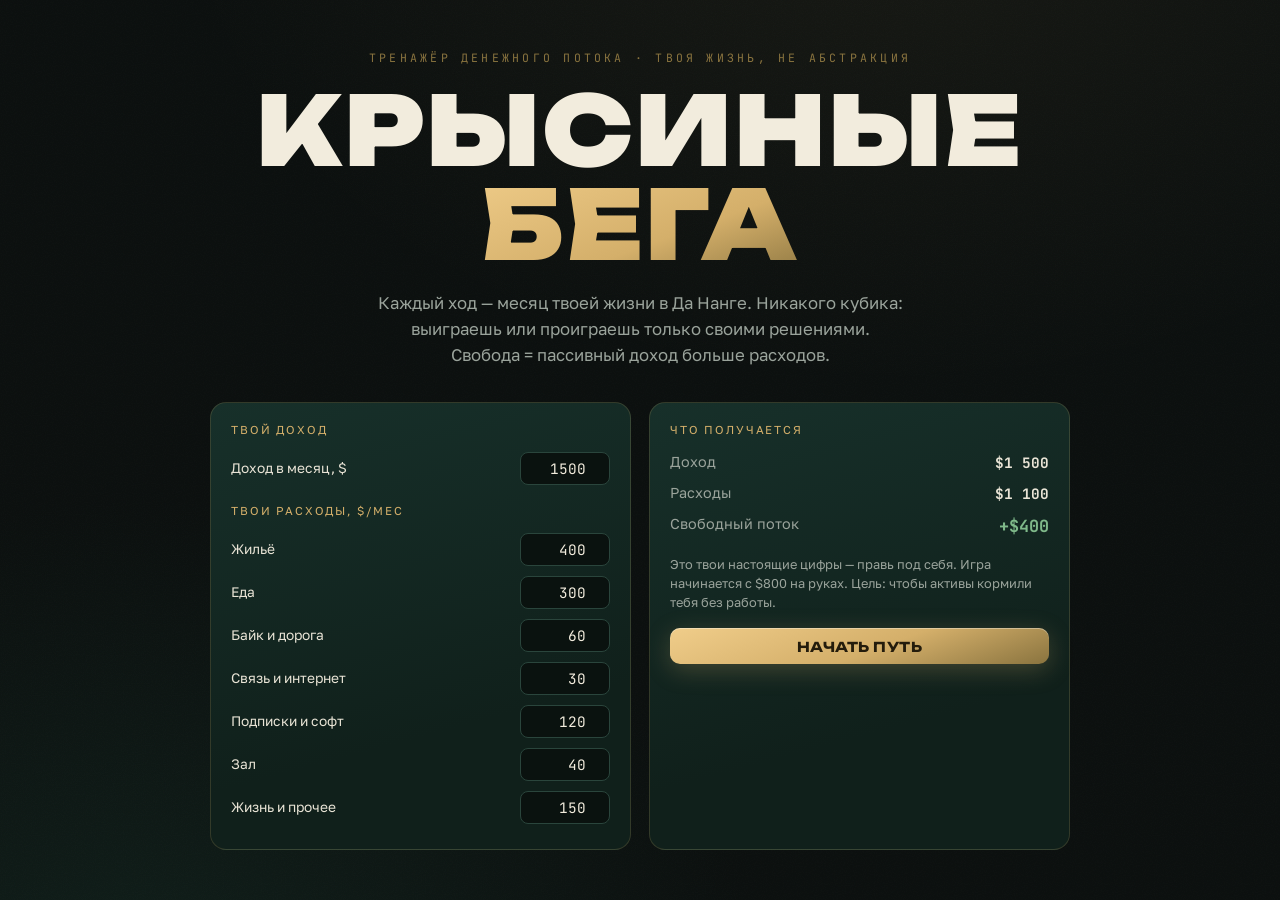
<file: index.html>
<!DOCTYPE html>
<html lang="ru">
<head>
<meta charset="UTF-8">
<meta name="viewport" content="width=device-width, initial-scale=1.0, viewport-fit=cover">
<title>Крысиные бега — тренажёр денежного потока</title>
<link rel="icon" href="data:image/svg+xml,<svg xmlns=%22http://www.w3.org/2000/svg%22 viewBox=%220 0 100 100%22><text y=%22.9em%22 font-size=%2290%22>🐭</text></svg>">
<link rel="preconnect" href="https://fonts.googleapis.com">
<link rel="preconnect" href="https://fonts.gstatic.com" crossorigin>
<link href="https://fonts.googleapis.com/css2?family=Unbounded:wght@500;700;900&family=Golos+Text:wght@400;500;600;800&family=JetBrains+Mono:wght@400;700&display=swap" rel="stylesheet">
<link rel="stylesheet" href="css/tokens.css">
<link rel="stylesheet" href="css/board.css">
<link rel="stylesheet" href="css/panels.css">
</head>
<body>

<!-- ═══════════ СТАРТ: ТВОЯ ЖИЗНЬ ═══════════ -->
<section id="intro" class="intro">
  <div class="intro-grain"></div>
  <header class="intro-head">
    <div class="intro-eyebrow">тренажёр денежного потока · твоя жизнь, не абстракция</div>
    <h1 class="intro-title">КРЫСИНЫЕ<br><span>БЕГА</span></h1>
    <p class="intro-sub">Каждый ход — месяц твоей жизни в Да Нанге. Никакого кубика:<br>
    выиграешь или проиграешь только своими решениями.<br>
    Свобода = пассивный доход больше расходов.</p>
  </header>

  <div class="setup" id="setup">
    <div class="setup-col">
      <div class="setup-title">Твой доход</div>
      <label class="setup-row"><span>Доход в месяц, $</span><input type="number" id="inp-salary" value="1500" min="0" step="50"></label>
      <div class="setup-title" style="margin-top:14px">Твои расходы, $/мес</div>
      <div id="setup-expenses"><!-- строки из JS --></div>
    </div>
    <div class="setup-col setup-summary">
      <div class="setup-title">Что получается</div>
      <div class="setup-num"><span>Доход</span><b id="sum-income">$1 500</b></div>
      <div class="setup-num"><span>Расходы</span><b id="sum-exp">$1 100</b></div>
      <div class="setup-num hl"><span>Свободный поток</span><b id="sum-flow">+$400</b></div>
      <p class="setup-note">Это твои настоящие цифры — правь под себя.
      Игра начинается с $800 на руках. Цель: чтобы активы кормили тебя без работы.</p>
      <button class="btn btn-gold" id="btn-start">НАЧАТЬ ПУТЬ</button>
    </div>
  </div>
</section>

<!-- ═══════════ ИГРА ═══════════ -->
<main id="game" class="game hidden">

  <!-- Центр: месяц -->
  <div class="month-col">
    <header class="month-head">
      <div class="month-title"><span id="m-num">Месяц 1</span><span class="month-year" id="m-year">1-й год</span></div>
      <div class="year-track" id="year-track"><!-- 12 точек + фишка --></div>
    </header>

    <div class="cards-flow" id="cards-flow"><!-- карточки месяца из JS --></div>

    <div class="actions-bar">
      <button class="btn btn-ghost" id="btn-skills">📚 Навыки</button>
      <button class="btn btn-ghost" id="btn-rest">🌊 Отдых</button>
      <button class="btn btn-ghost" id="btn-debt">🏦 Долги</button>
      <button class="btn btn-gold btn-month" id="btn-month">ПРОЖИТЬ МЕСЯЦ →</button>
    </div>
  </div>

  <!-- Право: финансы -->
  <aside class="panel">
    <div class="panel-head">
      <div class="panel-prof" id="p-prof">🐭 Вайб-кодер · Да Нанг</div>
      <div class="panel-turn" id="p-cushion">запас: 0 мес</div>
    </div>

    <div class="escape">
      <div class="escape-label"><span>до свободы</span><span id="escape-pct">0%</span></div>
      <div class="escape-bar"><div class="escape-fill" id="escape-fill"></div></div>
      <div class="escape-nums"><span id="escape-passive">$0 пассивно</span><span id="escape-exp">из $0 расходов</span></div>
    </div>

    <div class="fin">
      <div class="fin-row fin-cash"><span>Наличные</span><b id="f-cash">$0</b></div>
      <div class="fin-row"><span>Доход от работы</span><b id="f-salary">$0</b></div>
      <div class="fin-row fin-good"><span>Пассивный доход</span><b id="f-passive">$0</b></div>
      <div class="fin-row fin-bad"><span>Расходы</span><b id="f-exp">$0</b></div>
      <div class="fin-row fin-flow"><span>Поток / месяц</span><b id="f-flow">$0</b></div>
      <div class="fin-row fin-loan"><span>Долги</span><b id="f-debt">$0</b></div>
    </div>

    <div class="energy">
      <div class="escape-label"><span>энергия</span><span id="energy-pct">70%</span></div>
      <div class="escape-bar"><div class="energy-fill" id="energy-fill"></div></div>
      <div class="energy-note hidden" id="burnout-note">🥵 выгорание: доход просел на 25%</div>
    </div>

    <div class="chart-box-wrap">
      <div class="assets-title">пассив <i class="lg lg-gold"></i> против расходов <i class="lg lg-red"></i></div>
      <svg id="chart" viewBox="0 0 300 80" preserveAspectRatio="none"></svg>
    </div>

    <div class="assets">
      <div class="assets-title">Активы</div>
      <div class="assets-list" id="assets-list"><div class="assets-empty">пока пусто — покупай то, что приносит поток</div></div>
    </div>

    <div class="gamelog" id="gamelog"></div>
  </aside>

  <!-- Модалка: карточка / итоги месяца / меню -->
  <div class="overlay hidden" id="overlay">
    <div class="card" id="card">
      <div class="card-tag" id="card-tag">—</div>
      <h3 class="card-title" id="card-title">—</h3>
      <p class="card-desc" id="card-desc">—</p>
      <div class="card-nums" id="card-nums"></div>
      <div class="card-actions" id="card-actions"></div>
    </div>
  </div>

  <!-- Финал -->
  <div class="overlay hidden" id="finale">
    <div class="finale-box">
      <div class="finale-emoji" id="finale-emoji">🏆</div>
      <h2 class="finale-title" id="finale-title">—</h2>
      <p class="finale-sub" id="finale-sub"></p>
      <button class="btn btn-gold" id="btn-restart">Сыграть ещё раз</button>
    </div>
  </div>

</main>

<script src="js/cards/opps-a.js"></script>
<script src="js/cards/opps-b.js"></script>
<script src="js/cards/temptations.js"></script>
<script src="js/cards/warnings.js"></script>
<script src="js/cards/events.js"></script>
<script src="js/cards/skills.js"></script>
<script src="js/data.js"></script>
<script src="js/engine.js"></script>
<script src="js/ui.js"></script>
<script src="js/main.js"></script>
</body>
</html>
</file>
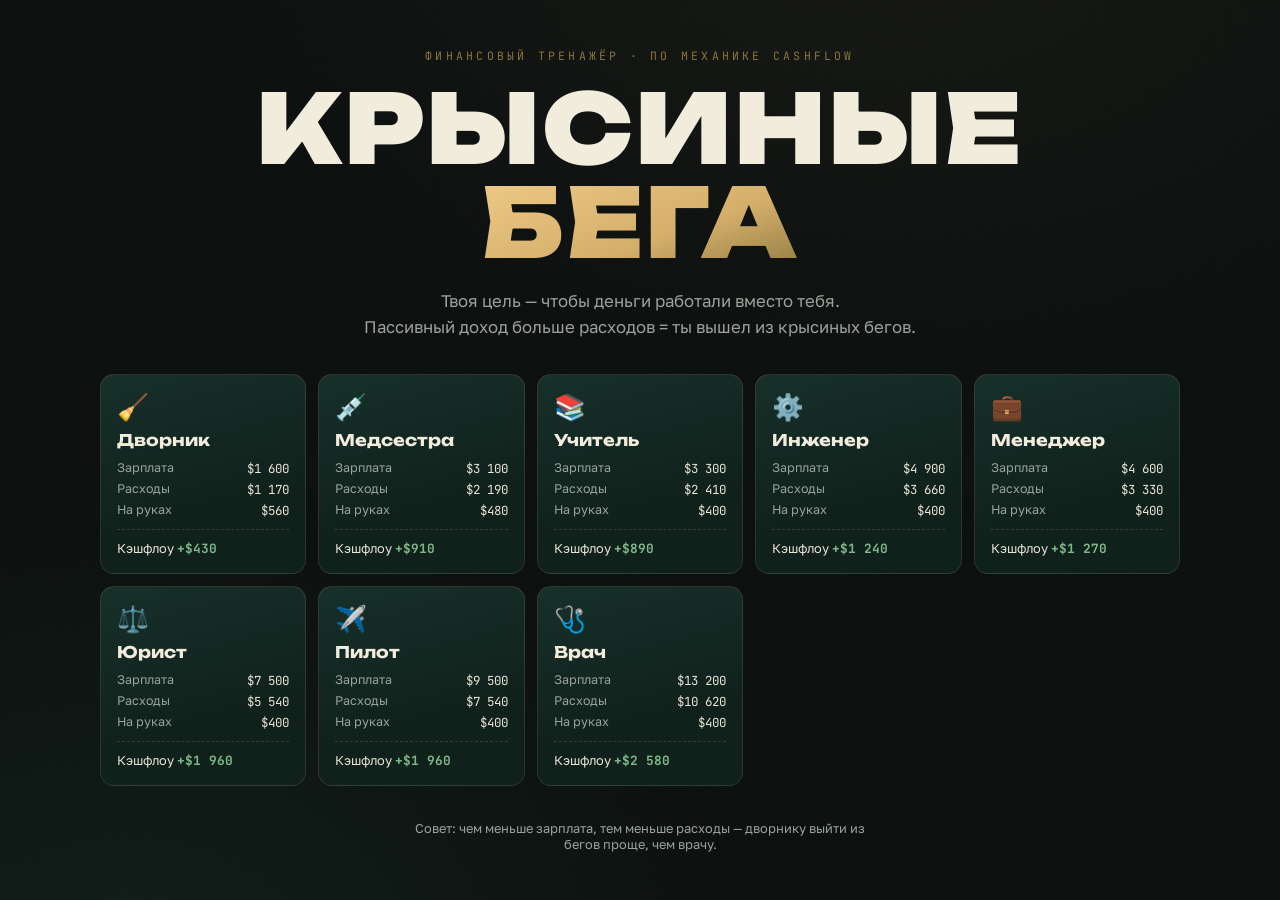
<file: classic/index.html>
<!DOCTYPE html>
<html lang="ru">
<head>
<meta charset="UTF-8">
<meta name="viewport" content="width=device-width, initial-scale=1.0">
<title>Крысиные бега — финансовый тренажёр</title>
<link rel="icon" href="data:image/svg+xml,<svg xmlns=%22http://www.w3.org/2000/svg%22 viewBox=%220 0 100 100%22><text y=%22.9em%22 font-size=%2290%22>🐭</text></svg>">
<link rel="preconnect" href="https://fonts.googleapis.com">
<link rel="preconnect" href="https://fonts.gstatic.com" crossorigin>
<link href="https://fonts.googleapis.com/css2?family=Unbounded:wght@500;700;900&family=Golos+Text:wght@400;500;600;800&family=JetBrains+Mono:wght@400;700&display=swap" rel="stylesheet">
<link rel="stylesheet" href="css/tokens.css">
<link rel="stylesheet" href="css/board.css">
<link rel="stylesheet" href="css/panels.css">
</head>
<body>

<!-- ═══════════ ЭКРАН ВЫБОРА ПРОФЕССИИ ═══════════ -->
<section id="intro" class="intro">
  <div class="intro-grain"></div>
  <header class="intro-head">
    <div class="intro-eyebrow">финансовый тренажёр · по механике Cashflow</div>
    <h1 class="intro-title">КРЫСИНЫЕ<br><span>БЕГА</span></h1>
    <p class="intro-sub">Твоя цель — чтобы деньги работали вместо тебя.<br>
    Пассивный доход больше расходов = ты вышел из крысиных бегов.</p>
  </header>
  <div class="prof-grid" id="prof-grid"><!-- карточки профессий из JS --></div>
  <div class="intro-hint">Совет: чем меньше зарплата, тем меньше расходы — дворнику выйти из бегов проще, чем врачу.</div>
</section>

<!-- ═══════════ ИГРОВОЙ ЭКРАН ═══════════ -->
<main id="game" class="game hidden">

  <!-- Доска -->
  <div class="board-wrap">
    <div class="board" id="board">
      <!-- клетки из JS -->
      <div class="board-center">
        <div class="center-brand">КРЫСИНЫЕ БЕГА</div>
        <div class="dice-zone">
          <div class="die" id="die1"><span></span></div>
          <div class="die hidden" id="die2"><span></span></div>
        </div>
        <button class="btn btn-gold btn-roll" id="btn-roll">БРОСИТЬ КУБИК</button>
        <div class="center-note" id="center-note"></div>
      </div>
      <div class="token" id="token">🐭</div>
    </div>
  </div>

  <!-- Правая панель -->
  <aside class="panel">
    <div class="panel-head">
      <div class="panel-prof" id="p-prof">—</div>
      <div class="panel-turn" id="p-turn">ход 0</div>
    </div>

    <!-- Прогресс выхода -->
    <div class="escape">
      <div class="escape-label">
        <span>выход из бегов</span>
        <span id="escape-pct">0%</span>
      </div>
      <div class="escape-bar"><div class="escape-fill" id="escape-fill"></div></div>
      <div class="escape-nums"><span id="escape-passive">$0 пассивно</span><span id="escape-exp">из $0 расходов</span></div>
    </div>

    <!-- Финансовый отчёт -->
    <div class="fin">
      <div class="fin-row fin-cash"><span>Наличные</span><b id="f-cash">$0</b></div>
      <div class="fin-row"><span>Зарплата</span><b id="f-salary">$0</b></div>
      <div class="fin-row fin-good"><span>Пассивный доход</span><b id="f-passive">$0</b></div>
      <div class="fin-row fin-bad"><span>Расходы</span><b id="f-exp">$0</b></div>
      <div class="fin-row fin-flow"><span>Кэшфлоу / круг</span><b id="f-flow">$0</b></div>
      <div class="fin-row fin-loan"><span>Кредит банка</span><b id="f-loan">$0</b></div>
      <div class="fin-meta"><span id="f-children">детей: 0</span><span id="f-laps">кругов: 0</span></div>
    </div>

    <!-- Банк -->
    <div class="bank">
      <button class="btn btn-ghost" id="btn-loan">Взять кредит</button>
      <button class="btn btn-ghost" id="btn-repay">Погасить</button>
    </div>

    <!-- Активы -->
    <div class="assets">
      <div class="assets-title">Активы</div>
      <div class="assets-list" id="assets-list"><div class="assets-empty">пока пусто — покупай то, что приносит кэшфлоу</div></div>
    </div>

    <!-- Лог -->
    <div class="gamelog" id="gamelog"></div>
  </aside>

  <!-- Карточка события (модалка) -->
  <div class="overlay hidden" id="overlay">
    <div class="card" id="card">
      <div class="card-tag" id="card-tag">СДЕЛКА</div>
      <h3 class="card-title" id="card-title">—</h3>
      <p class="card-desc" id="card-desc">—</p>
      <div class="card-nums" id="card-nums"></div>
      <div class="card-actions" id="card-actions"></div>
    </div>
  </div>

  <!-- Финал -->
  <div class="overlay hidden" id="finale">
    <div class="finale-box" id="finale-box">
      <div class="finale-emoji" id="finale-emoji">🏆</div>
      <h2 class="finale-title" id="finale-title">ТЫ ВЫШЕЛ ИЗ КРЫСИНЫХ БЕГОВ</h2>
      <p class="finale-sub" id="finale-sub"></p>
      <button class="btn btn-gold" id="btn-restart">Сыграть ещё раз</button>
    </div>
  </div>

</main>

<script src="js/data.js"></script>
<script src="js/engine.js"></script>
<script src="js/ui.js"></script>
<script src="js/main.js"></script>
</body>
</html>
</file>
<file: css/tokens.css>
/* ═══════ Крысиные бега — дизайн-токены ═══════
   Направление: ночной банкирский стол. Сукно, золото, слоновая кость.
   Эталон вкуса: Mugen (dark editorial premium). */

:root {
  /* палитра */
  --ink: #0b0f0e;                 /* фон-полночь */
  --felt: #10201b;                /* сукно стола */
  --felt-deep: #0c1815;
  --cell: #142a24;                /* клетка доски */
  --cell-edge: #1e3a32;
  --ivory: #f2ecdd;               /* карточки */
  --ivory-dim: #d8d0bd;
  --gold: #d4af6a;                /* золото — акцент */
  --gold-hot: #f0cd8a;
  --gold-dim: #8a743f;
  --loss: #c96a4e;                /* терракота — расходы/минус */
  --gain: #7fb98a;                /* доход/плюс */
  --steel: #7d97a8;               /* акции */
  --text: #e9e4d6;
  --text-dim: #9aa39b;

  /* шрифты */
  --f-display: 'Unbounded', Georgia, serif;
  --f-body: 'Golos Text', -apple-system, sans-serif;
  --f-mono: 'JetBrains Mono', 'SF Mono', monospace;

  /* движение */
  --ease-out: cubic-bezier(0.16, 1, 0.3, 1);
  --dur-fast: 160ms;
  --dur-med: 380ms;
  --dur-step: 150ms;              /* шаг фишки */

  /* размеры */
  --board-size: min(92vh, 58vw);
  --radius: 10px;
}

* { margin: 0; padding: 0; box-sizing: border-box; }

html, body {
  height: 100%;
  background: var(--ink);
  color: var(--text);
  font-family: var(--f-body);
  -webkit-font-smoothing: antialiased;
}

body {
  background:
    radial-gradient(1200px 800px at 70% -10%, rgba(212, 175, 106, 0.06), transparent 60%),
    radial-gradient(900px 700px at 10% 110%, rgba(16, 32, 27, 0.9), transparent 70%),
    var(--ink);
  overflow-x: hidden;
}

.hidden { display: none !important; }

/* ── кнопки ── */
.btn {
  font-family: var(--f-body);
  font-weight: 600;
  font-size: 0.85rem;
  letter-spacing: 0.04em;
  border: none;
  border-radius: var(--radius);
  padding: 0.7em 1.3em;
  cursor: pointer;
  transition: transform var(--dur-fast) var(--ease-out),
              box-shadow var(--dur-fast) var(--ease-out),
              background var(--dur-fast);
}
.btn:active { transform: translateY(1px) scale(0.99); }

.btn-gold {
  background: linear-gradient(160deg, var(--gold-hot), var(--gold) 55%, var(--gold-dim));
  color: #241c0c;
  font-family: var(--f-display);
  font-weight: 700;
  box-shadow: 0 6px 24px rgba(212, 175, 106, 0.25), inset 0 1px 0 rgba(255,255,255,0.35);
}
.btn-gold:hover {
  box-shadow: 0 8px 32px rgba(212, 175, 106, 0.45), inset 0 1px 0 rgba(255,255,255,0.4);
  transform: translateY(-1px);
}
.btn-gold:disabled {
  filter: grayscale(0.8) brightness(0.6);
  cursor: not-allowed;
  transform: none;
}

.btn-ghost {
  background: transparent;
  color: var(--gold);
  border: 1px solid var(--gold-dim);
}
.btn-ghost:hover { background: rgba(212, 175, 106, 0.1); border-color: var(--gold); }

.btn-ivory {
  background: var(--ivory);
  color: #201c12;
}
.btn-ivory:hover { background: #fff8e8; }

.btn-pass {
  background: transparent;
  color: var(--text-dim);
  border: 1px solid #3a453f;
}
.btn-pass:hover { color: var(--text); border-color: var(--text-dim); }

/* ── reduced motion: всё мгновенно ── */
@media (prefers-reduced-motion: reduce) {
  *, *::before, *::after {
    animation-duration: 0.01ms !important;
    animation-iteration-count: 1 !important;
    transition-duration: 0.01ms !important;
  }
}
</file>
<file: css/board.css>
/* ═══════ v2: сетка игры, трек года, карточки месяца ═══════ */

.game {
  display: grid;
  grid-template-columns: 1fr minmax(300px, 380px);
  gap: 20px;
  padding: 18px;
  min-height: 100vh;
  align-items: start;
  max-width: 1280px;
  margin: 0 auto;
}

.month-col { display: flex; flex-direction: column; gap: 16px; }

/* ── шапка месяца + трек года ── */
.month-head {
  background:
    radial-gradient(120% 160% at 30% 0%, #17302a, var(--felt-deep) 80%),
    var(--felt);
  border: 1px solid #24443a;
  border-radius: 18px;
  padding: 16px 18px;
  box-shadow: 0 24px 60px rgba(0, 0, 0, 0.45), inset 0 1px 0 rgba(255,255,255,0.05);
}
.month-title {
  display: flex; justify-content: space-between; align-items: baseline;
  margin-bottom: 12px;
}
.month-title span:first-child {
  font-family: var(--f-display); font-weight: 900;
  font-size: clamp(1.1rem, 2.6vw, 1.5rem); color: var(--ivory);
}
.month-year { font-family: var(--f-mono); font-size: 0.8rem; color: var(--gold); }

.year-track {
  position: relative;
  display: grid; grid-template-columns: repeat(12, 1fr); gap: 6px;
  padding-top: 20px;
}
.yt-cell {
  height: 10px; border-radius: 99px;
  background: #0a120f; border: 1px solid #1d332c;
  transition: background var(--dur-med) var(--ease-out);
}
.yt-cell.done { background: linear-gradient(90deg, var(--gold-dim), var(--gold)); border-color: var(--gold-dim); }
.yt-token {
  position: absolute; top: -6px; font-size: 1.3rem;
  transition: left 0.5s var(--ease-out);
  filter: drop-shadow(0 4px 8px rgba(0,0,0,0.6));
}

/* ── карточки месяца ── */
.cards-flow { display: grid; gap: 12px; grid-template-columns: repeat(auto-fill, minmax(250px, 1fr)); }

.mcard {
  background: linear-gradient(168deg, #fdf8ec, var(--ivory) 55%, #e4dbc4);
  color: #241f13;
  border-radius: 14px;
  padding: 16px;
  box-shadow: 0 14px 34px rgba(0, 0, 0, 0.4), inset 0 1px 0 #fff;
  animation: rise 0.45s var(--ease-out) both;
  display: flex; flex-direction: column; gap: 8px;
}
.mcard:nth-child(2) { animation-delay: 60ms; }
.mcard:nth-child(3) { animation-delay: 120ms; }
.mcard-tag {
  align-self: flex-start;
  font-family: var(--f-mono); font-size: 0.62rem; font-weight: 700;
  letter-spacing: 0.2em; text-transform: uppercase;
  color: var(--gold-dim);
  border: 1px solid rgba(138, 116, 63, 0.45);
  border-radius: 99px; padding: 3px 10px;
}
.mcard.warn { background: linear-gradient(168deg, #fdf3df, #f4e3bd 70%); }
.mcard.warn .mcard-tag { color: #a4642a; border-color: rgba(164, 100, 42, 0.5); }
.mcard-title { font-family: var(--f-display); font-weight: 700; font-size: 1.02rem; }
.mcard-desc { font-size: 0.82rem; line-height: 1.45; color: #5c543e; flex: 1; }
.mcard-nums { display: grid; gap: 4px; }
.mcard-num { display: flex; justify-content: space-between; font-size: 0.8rem; color: #5c543e; border-bottom: 1px dashed rgba(0,0,0,0.1); padding-bottom: 3px; }
.mcard-num b { font-family: var(--f-mono); color: #241f13; }
.mcard-num.hl b { color: #1d6b3a; }
.mcard-acts { display: flex; gap: 8px; margin-top: 4px; }
.mcard-acts .btn { flex: 1; font-size: 0.78rem; padding: 0.6em 0.9em; }
.mcard-err { color: #a44a31; font-size: 0.74rem; min-height: 1em; }

.cards-empty {
  grid-column: 1 / -1;
  color: var(--text-dim); font-size: 0.85rem; font-style: italic;
  padding: 18px; text-align: center;
  border: 1px dashed #2a453c; border-radius: 14px;
}

/* ── нижняя панель действий ── */
.actions-bar {
  display: flex; gap: 10px; flex-wrap: wrap;
  position: sticky; bottom: 12px; z-index: 10;
  background: rgba(11, 15, 14, 0.86);
  backdrop-filter: blur(8px);
  border: 1px solid #1d332c;
  border-radius: 16px;
  padding: 10px;
}
.btn-month { flex: 1; min-width: 180px; font-size: 0.9rem; }

/* ── правые доп-блоки ── */
.energy-fill {
  height: 100%; width: 70%;
  background: linear-gradient(90deg, #4d8a5f, var(--gain));
  border-radius: 99px;
  transition: width 0.5s var(--ease-out), background 0.5s;
}
.energy-fill.low { background: linear-gradient(90deg, #8a4d3a, var(--loss)); }
.energy-note { font-size: 0.75rem; color: var(--loss); margin-top: 4px; }

.chart-box-wrap { display: grid; gap: 6px; }
#chart {
  width: 100%; height: 80px;
  background: #0a120f; border: 1px solid #1d332c; border-radius: 10px;
}
.lg { display: inline-block; width: 14px; height: 3px; border-radius: 2px; vertical-align: middle; }
.lg-gold { background: var(--gold); }
.lg-red { background: var(--loss); }

/* ── setup ── */
.setup {
  display: grid; grid-template-columns: 1fr 1fr;
  gap: 18px; width: min(860px, 94vw); z-index: 1;
}
.setup-col {
  background: linear-gradient(165deg, #17302a, #10201b 70%);
  border: 1px solid rgba(212, 175, 106, 0.18);
  border-radius: 16px; padding: 20px;
}
.setup-title {
  font-size: 0.72rem; letter-spacing: 0.16em; text-transform: uppercase;
  color: var(--gold); margin-bottom: 10px;
}
.setup-row {
  display: flex; justify-content: space-between; align-items: center;
  gap: 10px; padding: 5px 0; font-size: 0.86rem; color: var(--text);
}
.setup-row input {
  width: 90px; text-align: right;
  background: #0a120f; border: 1px solid #2a453c; border-radius: 8px;
  color: var(--ivory); font-family: var(--f-mono); font-size: 0.9rem;
  padding: 6px 8px; outline: none;
}
.setup-row input:focus { border-color: var(--gold); }
.setup-num { display: flex; justify-content: space-between; font-size: 0.9rem; color: var(--text-dim); padding: 6px 0; }
.setup-num b { font-family: var(--f-mono); color: var(--text); }
.setup-num.hl b { color: var(--gain); font-size: 1.05rem; }
.setup-note { font-size: 0.8rem; color: var(--text-dim); line-height: 1.5; margin: 12px 0 16px; }
.setup-summary .btn { width: 100%; }

/* ── урок в карточке-модалке ── */
.lesson {
  background: rgba(138, 116, 63, 0.12);
  border-left: 3px solid var(--gold);
  border-radius: 6px;
  padding: 10px 12px;
  font-size: 0.86rem; line-height: 1.5; color: #4a4330;
  margin-bottom: 14px;
}

/* ── мобильный ── */
@media (max-width: 900px) {
  .game { grid-template-columns: 1fr; gap: 12px; padding: 10px; }
  .setup { grid-template-columns: 1fr; }
  .cards-flow { grid-template-columns: 1fr; }
  .actions-bar { bottom: 8px; }
  .panel { position: static; max-height: none; }
}
</file>
<file: css/panels.css>
/* ═══════ Интро, панель финансов, карточки, лог ═══════ */

/* ── интро ── */
.intro {
  min-height: 100vh;
  display: flex;
  flex-direction: column;
  align-items: center;
  justify-content: center;
  gap: 34px;
  padding: 40px 20px;
  position: relative;
}
.intro-grain {
  position: fixed; inset: 0; pointer-events: none; opacity: 0.5; z-index: 0;
  background-image: url("data:image/svg+xml,%3Csvg xmlns='http://www.w3.org/2000/svg' width='140' height='140'%3E%3Cfilter id='n'%3E%3CfeTurbulence type='fractalNoise' baseFrequency='0.9' numOctaves='2'/%3E%3C/filter%3E%3Crect width='140' height='140' filter='url(%23n)' opacity='0.05'/%3E%3C/svg%3E");
}
.intro-head { text-align: center; z-index: 1; }
.intro-eyebrow {
  font-family: var(--f-mono);
  font-size: 0.72rem;
  letter-spacing: 0.28em;
  text-transform: uppercase;
  color: var(--gold-dim);
  margin-bottom: 18px;
}
.intro-title {
  font-family: var(--f-display);
  font-weight: 900;
  font-size: clamp(2.6rem, 9vw, 6rem);
  line-height: 0.98;
  color: var(--ivory);
  letter-spacing: 0.02em;
  animation: rise 0.7s var(--ease-out) both;
}
.intro-title span {
  background: linear-gradient(160deg, var(--gold-hot), var(--gold) 60%, var(--gold-dim));
  -webkit-background-clip: text;
  background-clip: text;
  color: transparent;
}
.intro-sub {
  margin-top: 18px;
  color: var(--text-dim);
  font-size: clamp(0.9rem, 1.6vw, 1.05rem);
  line-height: 1.55;
  animation: rise 0.7s 0.08s var(--ease-out) both;
}
@keyframes rise {
  from { opacity: 0; transform: translateY(18px); }
  to   { opacity: 1; transform: none; }
}

.prof-grid {
  display: grid;
  grid-template-columns: repeat(auto-fit, minmax(200px, 1fr));
  gap: 12px;
  width: min(1080px, 94vw);
  z-index: 1;
}
.prof-card {
  background: linear-gradient(165deg, #17302a, #10201b 70%);
  border: 1px solid rgba(212, 175, 106, 0.15);
  border-radius: 14px;
  padding: 16px;
  cursor: pointer;
  text-align: left;
  color: var(--text);
  font-family: var(--f-body);
  transition: transform var(--dur-fast) var(--ease-out),
              border-color var(--dur-fast), box-shadow var(--dur-fast);
  animation: rise 0.6s var(--ease-out) both;
}
.prof-card:nth-child(n+2) { animation-delay: calc(var(--i, 0) * 60ms); }
.prof-card:hover {
  transform: translateY(-4px);
  border-color: var(--gold);
  box-shadow: 0 18px 40px rgba(0, 0, 0, 0.45), 0 0 0 1px rgba(212, 175, 106, 0.4);
}
.prof-emoji { font-size: 1.6rem; }
.prof-name {
  font-family: var(--f-display);
  font-weight: 700;
  font-size: 1rem;
  margin: 8px 0 10px;
  color: var(--ivory);
}
.prof-nums { display: grid; gap: 4px; font-size: 0.78rem; color: var(--text-dim); }
.prof-nums b { color: var(--text); font-family: var(--f-mono); font-weight: 400; float: right; }
.prof-flow { margin-top: 10px; padding-top: 10px; border-top: 1px dashed rgba(212, 175, 106, 0.2); font-size: 0.8rem; }
.prof-flow b { color: var(--gain); font-family: var(--f-mono); }

.intro-hint { color: var(--text-dim); font-size: 0.8rem; z-index: 1; max-width: 60ch; text-align: center; }

/* ── правая панель ── */
.panel {
  display: flex;
  flex-direction: column;
  gap: 14px;
  padding: 16px;
  background: linear-gradient(175deg, #121d19, #0d1512 80%);
  border: 1px solid #1d332c;
  border-radius: 18px;
  max-height: calc(100vh - 36px);
  overflow-y: auto;
  position: sticky;
  top: 18px;
}
.panel-head { display: flex; justify-content: space-between; align-items: baseline; }
.panel-prof { font-family: var(--f-display); font-weight: 700; font-size: 1.05rem; color: var(--ivory); }
.panel-turn { font-family: var(--f-mono); font-size: 0.75rem; color: var(--text-dim); }

/* прогресс выхода */
.escape { display: grid; gap: 6px; }
.escape-label {
  display: flex; justify-content: space-between;
  font-size: 0.72rem; letter-spacing: 0.14em; text-transform: uppercase; color: var(--gold);
}
.escape-bar { height: 10px; border-radius: 99px; background: #0a120f; border: 1px solid #1d332c; overflow: hidden; }
.escape-fill {
  height: 100%; width: 0%;
  background: linear-gradient(90deg, var(--gold-dim), var(--gold), var(--gold-hot));
  border-radius: 99px;
  transition: width 0.7s var(--ease-out);
}
.escape-nums { display: flex; justify-content: space-between; font-size: 0.72rem; color: var(--text-dim); font-family: var(--f-mono); }

/* финотчёт */
.fin { display: grid; gap: 2px; }
.fin-row {
  display: flex; justify-content: space-between; align-items: baseline;
  padding: 7px 10px; border-radius: 8px; font-size: 0.85rem; color: var(--text-dim);
}
.fin-row b { font-family: var(--f-mono); font-weight: 700; font-size: 0.95rem; color: var(--text); }
.fin-row:nth-child(odd) { background: rgba(255, 255, 255, 0.025); }
.fin-cash b { color: var(--ivory); font-size: 1.15rem; }
.fin-good b { color: var(--gain); }
.fin-bad b { color: var(--loss); }
.fin-flow { border-top: 1px dashed rgba(212, 175, 106, 0.25); margin-top: 4px; padding-top: 10px; }
.fin-loan b { color: var(--loss); }
.fin-meta { display: flex; justify-content: space-between; font-size: 0.72rem; color: var(--text-dim); padding: 4px 10px 0; font-family: var(--f-mono); }

.fin b.bump { animation: bump 0.5s var(--ease-out); }
@keyframes bump { 40% { transform: scale(1.18); } }

.bank { display: grid; grid-template-columns: 1fr 1fr; gap: 8px; }

/* активы */
.assets-title { font-size: 0.72rem; letter-spacing: 0.14em; text-transform: uppercase; color: var(--gold); margin-bottom: 6px; }
.assets-list { display: grid; gap: 6px; }
.assets-empty { font-size: 0.78rem; color: var(--text-dim); font-style: italic; }
.asset {
  display: flex; justify-content: space-between; align-items: center;
  background: rgba(255, 255, 255, 0.03);
  border: 1px solid rgba(212, 175, 106, 0.12);
  border-radius: 8px; padding: 7px 10px; font-size: 0.8rem;
  animation: rise 0.4s var(--ease-out);
}
.asset-name { color: var(--text); }
.asset-flow { font-family: var(--f-mono); color: var(--gain); font-size: 0.78rem; }
.asset-sub { color: var(--text-dim); font-size: 0.7rem; }
.asset button {
  background: none; border: none; color: var(--gold); cursor: pointer;
  font-size: 0.72rem; text-decoration: underline; padding: 2px 4px;
}

/* лог */
.gamelog {
  border-top: 1px solid #1d332c; padding-top: 10px;
  display: grid; gap: 5px; font-size: 0.76rem; color: var(--text-dim);
  max-height: 200px; overflow-y: auto;
}
.gamelog div { animation: rise 0.3s var(--ease-out); line-height: 1.35; }
.gamelog div:first-child { color: var(--text); }

/* ── карточка-модалка ── */
.overlay {
  position: fixed; inset: 0; z-index: 50;
  background: rgba(5, 9, 8, 0.72);
  backdrop-filter: blur(6px);
  display: flex; align-items: center; justify-content: center;
  padding: 20px;
}
.card {
  width: min(430px, 94vw);
  background: linear-gradient(168deg, #fdf8ec, var(--ivory) 55%, #e4dbc4);
  color: #241f13;
  border-radius: 16px;
  padding: 26px 26px 22px;
  box-shadow: 0 50px 100px rgba(0, 0, 0, 0.7), inset 0 1px 0 #fff;
  animation: card-in 0.45s var(--ease-out);
  transform-origin: 50% 80%;
}
@keyframes card-in {
  from { opacity: 0; transform: translateY(26px) rotateX(18deg) scale(0.96); }
  to   { opacity: 1; transform: none; }
}
.card-tag {
  display: inline-block;
  font-family: var(--f-mono); font-size: 0.66rem; font-weight: 700;
  letter-spacing: 0.22em; text-transform: uppercase;
  color: var(--gold-dim);
  border: 1px solid rgba(138, 116, 63, 0.45);
  border-radius: 99px; padding: 4px 12px; margin-bottom: 14px;
}
.card-tag.tag-bad { color: #a44a31; border-color: rgba(164, 74, 49, 0.4); }
.card-title { font-family: var(--f-display); font-weight: 700; font-size: 1.35rem; margin-bottom: 8px; }
.card-desc { font-size: 0.9rem; line-height: 1.5; color: #5c543e; margin-bottom: 14px; }
.card-nums { display: grid; gap: 6px; margin-bottom: 18px; }
.card-num {
  display: flex; justify-content: space-between;
  font-size: 0.88rem; color: #5c543e;
  border-bottom: 1px dashed rgba(0, 0, 0, 0.12); padding-bottom: 5px;
}
.card-num b { font-family: var(--f-mono); color: #241f13; }
.card-num.hl b { color: #1d6b3a; }
.card-actions { display: flex; flex-wrap: wrap; gap: 8px; }
.card-actions .btn { flex: 1; min-width: 110px; }
.card-actions .btn-gold { box-shadow: 0 6px 20px rgba(138, 116, 63, 0.35); }
.card-err { width: 100%; color: #a44a31; font-size: 0.8rem; min-height: 1.2em; }

/* ── финал ── */
.finale-box {
  text-align: center; padding: 46px 40px;
  background: linear-gradient(170deg, #17302a, #0d1512);
  border: 1px solid var(--gold-dim);
  border-radius: 22px;
  width: min(480px, 94vw);
  box-shadow: 0 60px 120px rgba(0, 0, 0, 0.8), 0 0 80px rgba(212, 175, 106, 0.15);
  animation: card-in 0.55s var(--ease-out);
}
.finale-emoji { font-size: 3.2rem; margin-bottom: 12px; }
.finale-title {
  font-family: var(--f-display); font-weight: 900;
  font-size: clamp(1.2rem, 4vw, 1.7rem); color: var(--gold-hot);
  line-height: 1.25; margin-bottom: 12px;
}
.finale-sub { color: var(--text-dim); font-size: 0.9rem; line-height: 1.6; margin-bottom: 24px; }

/* мобильный */
@media (max-width: 900px) {
  .panel { position: static; max-height: none; }
  .gamelog { max-height: 140px; }
}
</file>
<file: classic/css/tokens.css>
/* ═══════ Крысиные бега — дизайн-токены ═══════
   Направление: ночной банкирский стол. Сукно, золото, слоновая кость.
   Эталон вкуса: Mugen (dark editorial premium). */

:root {
  /* палитра */
  --ink: #0b0f0e;                 /* фон-полночь */
  --felt: #10201b;                /* сукно стола */
  --felt-deep: #0c1815;
  --cell: #142a24;                /* клетка доски */
  --cell-edge: #1e3a32;
  --ivory: #f2ecdd;               /* карточки */
  --ivory-dim: #d8d0bd;
  --gold: #d4af6a;                /* золото — акцент */
  --gold-hot: #f0cd8a;
  --gold-dim: #8a743f;
  --loss: #c96a4e;                /* терракота — расходы/минус */
  --gain: #7fb98a;                /* доход/плюс */
  --steel: #7d97a8;               /* акции */
  --text: #e9e4d6;
  --text-dim: #9aa39b;

  /* шрифты */
  --f-display: 'Unbounded', Georgia, serif;
  --f-body: 'Golos Text', -apple-system, sans-serif;
  --f-mono: 'JetBrains Mono', 'SF Mono', monospace;

  /* движение */
  --ease-out: cubic-bezier(0.16, 1, 0.3, 1);
  --dur-fast: 160ms;
  --dur-med: 380ms;
  --dur-step: 150ms;              /* шаг фишки */

  /* размеры */
  --board-size: min(92vh, 58vw);
  --radius: 10px;
}

* { margin: 0; padding: 0; box-sizing: border-box; }

html, body {
  height: 100%;
  background: var(--ink);
  color: var(--text);
  font-family: var(--f-body);
  -webkit-font-smoothing: antialiased;
}

body {
  background:
    radial-gradient(1200px 800px at 70% -10%, rgba(212, 175, 106, 0.06), transparent 60%),
    radial-gradient(900px 700px at 10% 110%, rgba(16, 32, 27, 0.9), transparent 70%),
    var(--ink);
  overflow-x: hidden;
}

.hidden { display: none !important; }

/* ── кнопки ── */
.btn {
  font-family: var(--f-body);
  font-weight: 600;
  font-size: 0.85rem;
  letter-spacing: 0.04em;
  border: none;
  border-radius: var(--radius);
  padding: 0.7em 1.3em;
  cursor: pointer;
  transition: transform var(--dur-fast) var(--ease-out),
              box-shadow var(--dur-fast) var(--ease-out),
              background var(--dur-fast);
}
.btn:active { transform: translateY(1px) scale(0.99); }

.btn-gold {
  background: linear-gradient(160deg, var(--gold-hot), var(--gold) 55%, var(--gold-dim));
  color: #241c0c;
  font-family: var(--f-display);
  font-weight: 700;
  box-shadow: 0 6px 24px rgba(212, 175, 106, 0.25), inset 0 1px 0 rgba(255,255,255,0.35);
}
.btn-gold:hover {
  box-shadow: 0 8px 32px rgba(212, 175, 106, 0.45), inset 0 1px 0 rgba(255,255,255,0.4);
  transform: translateY(-1px);
}
.btn-gold:disabled {
  filter: grayscale(0.8) brightness(0.6);
  cursor: not-allowed;
  transform: none;
}

.btn-ghost {
  background: transparent;
  color: var(--gold);
  border: 1px solid var(--gold-dim);
}
.btn-ghost:hover { background: rgba(212, 175, 106, 0.1); border-color: var(--gold); }

.btn-ivory {
  background: var(--ivory);
  color: #201c12;
}
.btn-ivory:hover { background: #fff8e8; }

.btn-pass {
  background: transparent;
  color: var(--text-dim);
  border: 1px solid #3a453f;
}
.btn-pass:hover { color: var(--text); border-color: var(--text-dim); }

/* ── reduced motion: всё мгновенно ── */
@media (prefers-reduced-motion: reduce) {
  *, *::before, *::after {
    animation-duration: 0.01ms !important;
    animation-iteration-count: 1 !important;
    transition-duration: 0.01ms !important;
  }
}
</file>
<file: classic/css/board.css>
/* ═══════ Доска: сукно, клетки, фишка, кубики ═══════ */

.game {
  display: grid;
  grid-template-columns: 1fr minmax(300px, 380px);
  gap: 20px;
  padding: 18px;
  min-height: 100vh;
  align-items: start;
}

.board-wrap {
  display: flex;
  justify-content: center;
  align-items: center;
  min-height: calc(100vh - 36px);
}

.board {
  position: relative;
  width: var(--board-size);
  height: var(--board-size);
  display: grid;
  grid-template-columns: 1.35fr repeat(5, 1fr) 1.35fr;
  grid-template-rows: 1.35fr repeat(5, 1fr) 1.35fr;
  gap: 5px;
  padding: 14px;
  background:
    radial-gradient(120% 120% at 30% 20%, #17302a, var(--felt-deep) 75%),
    var(--felt);
  border-radius: 22px;
  border: 1px solid #24443a;
  box-shadow:
    0 40px 80px rgba(0, 0, 0, 0.6),
    inset 0 0 80px rgba(0, 0, 0, 0.45),
    inset 0 1px 0 rgba(255, 255, 255, 0.05);
}

/* ── клетка ── */
.cell {
  position: relative;
  background: linear-gradient(165deg, var(--cell-edge), var(--cell) 60%);
  border: 1px solid rgba(212, 175, 106, 0.12);
  border-radius: 8px;
  display: flex;
  flex-direction: column;
  align-items: center;
  justify-content: center;
  gap: 2px;
  padding: 4px 2px;
  transition: box-shadow var(--dur-med) var(--ease-out),
              border-color var(--dur-med);
  overflow: hidden;
}
.cell::after {                    /* лёгкий блик сверху */
  content: '';
  position: absolute;
  inset: 0 0 60% 0;
  background: linear-gradient(rgba(255, 255, 255, 0.04), transparent);
  pointer-events: none;
}

.cell-emoji { font-size: clamp(0.9rem, 2.2vmin, 1.5rem); line-height: 1; }
.cell-title {
  font-size: clamp(0.42rem, 1.05vmin, 0.66rem);
  font-weight: 600;
  letter-spacing: 0.05em;
  text-transform: uppercase;
  color: var(--text-dim);
  text-align: center;
}

.cell.corner {
  background: linear-gradient(160deg, #1d3a31, #122620 70%);
  border-color: rgba(212, 175, 106, 0.35);
}
.cell.corner .cell-title { color: var(--gold); }

.cell.type-doodad { border-color: rgba(201, 106, 78, 0.3); }
.cell.type-doodad .cell-title { color: var(--loss); }
.cell.type-market .cell-title { color: var(--steel); }
.cell.type-deal .cell-title { color: var(--ivory-dim); }

/* активная клетка — фишка здесь */
.cell.active {
  border-color: var(--gold);
  box-shadow: 0 0 0 1px var(--gold), 0 0 26px rgba(212, 175, 106, 0.35), inset 0 0 18px rgba(212, 175, 106, 0.12);
}

/* ── центр ── */
.board-center {
  grid-area: 2 / 2 / 7 / 7;
  display: flex;
  flex-direction: column;
  align-items: center;
  justify-content: center;
  gap: 16px;
  border-radius: 14px;
  position: relative;
}

.center-brand {
  font-family: var(--f-display);
  font-weight: 900;
  font-size: clamp(1rem, 2.6vmin, 1.7rem);
  letter-spacing: 0.22em;
  color: rgba(212, 175, 106, 0.28);
  text-align: center;
  user-select: none;
}

.center-note {
  min-height: 2.4em;
  font-size: 0.82rem;
  color: var(--text-dim);
  text-align: center;
  max-width: 26ch;
}

/* ── кубики ── */
.dice-zone { display: flex; gap: 14px; }

.die {
  width: clamp(44px, 7vmin, 64px);
  height: clamp(44px, 7vmin, 64px);
  background: linear-gradient(150deg, #fdf8ea, var(--ivory) 60%, #ddd3ba);
  border-radius: 14px;
  display: flex;
  align-items: center;
  justify-content: center;
  box-shadow: 0 10px 24px rgba(0, 0, 0, 0.5), inset 0 1px 0 #fff;
}
.die span {
  font-family: var(--f-mono);
  font-weight: 700;
  font-size: clamp(1.3rem, 3.4vmin, 2rem);
  color: #241c0c;
}
.die.rolling { animation: die-roll 0.55s var(--ease-out); }
@keyframes die-roll {
  0%   { transform: rotate(0) scale(1); }
  35%  { transform: rotate(200deg) scale(1.18); }
  70%  { transform: rotate(340deg) scale(0.95); }
  100% { transform: rotate(360deg) scale(1); }
}

.btn-roll { font-size: clamp(0.75rem, 1.6vmin, 0.95rem); padding: 0.85em 1.6em; }

/* ── фишка ── */
.token {
  position: absolute;
  z-index: 5;
  font-size: clamp(1.2rem, 3vmin, 1.9rem);
  filter: drop-shadow(0 6px 10px rgba(0, 0, 0, 0.6));
  transition: left var(--dur-step) var(--ease-out), top var(--dur-step) var(--ease-out);
  pointer-events: none;
  transform: translate(-50%, -58%);
}
.token.hop { animation: hop var(--dur-step) var(--ease-out); }
@keyframes hop {
  50% { transform: translate(-50%, -95%) scale(1.12); }
}

/* payday вспышка по доске */
.board.payday-flash::before {
  content: '';
  position: absolute;
  inset: 0;
  border-radius: 22px;
  background: radial-gradient(circle at 50% 50%, rgba(212, 175, 106, 0.22), transparent 65%);
  animation: flash 0.9s var(--ease-out) forwards;
  pointer-events: none;
  z-index: 4;
}
@keyframes flash { from { opacity: 1; } to { opacity: 0; } }

/* ── мобильная раскладка ── */
@media (max-width: 900px) {
  .game { grid-template-columns: 1fr; gap: 12px; padding: 10px; }
  .board-wrap { min-height: auto; }
  .board { width: min(96vw, 96vh); height: min(96vw, 96vh); }
}
</file>
<file: classic/css/panels.css>
/* ═══════ Интро, панель финансов, карточки, лог ═══════ */

/* ── интро ── */
.intro {
  min-height: 100vh;
  display: flex;
  flex-direction: column;
  align-items: center;
  justify-content: center;
  gap: 34px;
  padding: 40px 20px;
  position: relative;
}
.intro-grain {
  position: fixed; inset: 0; pointer-events: none; opacity: 0.5; z-index: 0;
  background-image: url("data:image/svg+xml,%3Csvg xmlns='http://www.w3.org/2000/svg' width='140' height='140'%3E%3Cfilter id='n'%3E%3CfeTurbulence type='fractalNoise' baseFrequency='0.9' numOctaves='2'/%3E%3C/filter%3E%3Crect width='140' height='140' filter='url(%23n)' opacity='0.05'/%3E%3C/svg%3E");
}
.intro-head { text-align: center; z-index: 1; }
.intro-eyebrow {
  font-family: var(--f-mono);
  font-size: 0.72rem;
  letter-spacing: 0.28em;
  text-transform: uppercase;
  color: var(--gold-dim);
  margin-bottom: 18px;
}
.intro-title {
  font-family: var(--f-display);
  font-weight: 900;
  font-size: clamp(2.6rem, 9vw, 6rem);
  line-height: 0.98;
  color: var(--ivory);
  letter-spacing: 0.02em;
  animation: rise 0.7s var(--ease-out) both;
}
.intro-title span {
  background: linear-gradient(160deg, var(--gold-hot), var(--gold) 60%, var(--gold-dim));
  -webkit-background-clip: text;
  background-clip: text;
  color: transparent;
}
.intro-sub {
  margin-top: 18px;
  color: var(--text-dim);
  font-size: clamp(0.9rem, 1.6vw, 1.05rem);
  line-height: 1.55;
  animation: rise 0.7s 0.08s var(--ease-out) both;
}
@keyframes rise {
  from { opacity: 0; transform: translateY(18px); }
  to   { opacity: 1; transform: none; }
}

.prof-grid {
  display: grid;
  grid-template-columns: repeat(auto-fit, minmax(200px, 1fr));
  gap: 12px;
  width: min(1080px, 94vw);
  z-index: 1;
}
.prof-card {
  background: linear-gradient(165deg, #17302a, #10201b 70%);
  border: 1px solid rgba(212, 175, 106, 0.15);
  border-radius: 14px;
  padding: 16px;
  cursor: pointer;
  text-align: left;
  color: var(--text);
  font-family: var(--f-body);
  transition: transform var(--dur-fast) var(--ease-out),
              border-color var(--dur-fast), box-shadow var(--dur-fast);
  animation: rise 0.6s var(--ease-out) both;
}
.prof-card:nth-child(n+2) { animation-delay: calc(var(--i, 0) * 60ms); }
.prof-card:hover {
  transform: translateY(-4px);
  border-color: var(--gold);
  box-shadow: 0 18px 40px rgba(0, 0, 0, 0.45), 0 0 0 1px rgba(212, 175, 106, 0.4);
}
.prof-emoji { font-size: 1.6rem; }
.prof-name {
  font-family: var(--f-display);
  font-weight: 700;
  font-size: 1rem;
  margin: 8px 0 10px;
  color: var(--ivory);
}
.prof-nums { display: grid; gap: 4px; font-size: 0.78rem; color: var(--text-dim); }
.prof-nums b { color: var(--text); font-family: var(--f-mono); font-weight: 400; float: right; }
.prof-flow { margin-top: 10px; padding-top: 10px; border-top: 1px dashed rgba(212, 175, 106, 0.2); font-size: 0.8rem; }
.prof-flow b { color: var(--gain); font-family: var(--f-mono); }

.intro-hint { color: var(--text-dim); font-size: 0.8rem; z-index: 1; max-width: 60ch; text-align: center; }

/* ── правая панель ── */
.panel {
  display: flex;
  flex-direction: column;
  gap: 14px;
  padding: 16px;
  background: linear-gradient(175deg, #121d19, #0d1512 80%);
  border: 1px solid #1d332c;
  border-radius: 18px;
  max-height: calc(100vh - 36px);
  overflow-y: auto;
  position: sticky;
  top: 18px;
}
.panel-head { display: flex; justify-content: space-between; align-items: baseline; }
.panel-prof { font-family: var(--f-display); font-weight: 700; font-size: 1.05rem; color: var(--ivory); }
.panel-turn { font-family: var(--f-mono); font-size: 0.75rem; color: var(--text-dim); }

/* прогресс выхода */
.escape { display: grid; gap: 6px; }
.escape-label {
  display: flex; justify-content: space-between;
  font-size: 0.72rem; letter-spacing: 0.14em; text-transform: uppercase; color: var(--gold);
}
.escape-bar { height: 10px; border-radius: 99px; background: #0a120f; border: 1px solid #1d332c; overflow: hidden; }
.escape-fill {
  height: 100%; width: 0%;
  background: linear-gradient(90deg, var(--gold-dim), var(--gold), var(--gold-hot));
  border-radius: 99px;
  transition: width 0.7s var(--ease-out);
}
.escape-nums { display: flex; justify-content: space-between; font-size: 0.72rem; color: var(--text-dim); font-family: var(--f-mono); }

/* финотчёт */
.fin { display: grid; gap: 2px; }
.fin-row {
  display: flex; justify-content: space-between; align-items: baseline;
  padding: 7px 10px; border-radius: 8px; font-size: 0.85rem; color: var(--text-dim);
}
.fin-row b { font-family: var(--f-mono); font-weight: 700; font-size: 0.95rem; color: var(--text); }
.fin-row:nth-child(odd) { background: rgba(255, 255, 255, 0.025); }
.fin-cash b { color: var(--ivory); font-size: 1.15rem; }
.fin-good b { color: var(--gain); }
.fin-bad b { color: var(--loss); }
.fin-flow { border-top: 1px dashed rgba(212, 175, 106, 0.25); margin-top: 4px; padding-top: 10px; }
.fin-loan b { color: var(--loss); }
.fin-meta { display: flex; justify-content: space-between; font-size: 0.72rem; color: var(--text-dim); padding: 4px 10px 0; font-family: var(--f-mono); }

.fin b.bump { animation: bump 0.5s var(--ease-out); }
@keyframes bump { 40% { transform: scale(1.18); } }

.bank { display: grid; grid-template-columns: 1fr 1fr; gap: 8px; }

/* активы */
.assets-title { font-size: 0.72rem; letter-spacing: 0.14em; text-transform: uppercase; color: var(--gold); margin-bottom: 6px; }
.assets-list { display: grid; gap: 6px; }
.assets-empty { font-size: 0.78rem; color: var(--text-dim); font-style: italic; }
.asset {
  display: flex; justify-content: space-between; align-items: center;
  background: rgba(255, 255, 255, 0.03);
  border: 1px solid rgba(212, 175, 106, 0.12);
  border-radius: 8px; padding: 7px 10px; font-size: 0.8rem;
  animation: rise 0.4s var(--ease-out);
}
.asset-name { color: var(--text); }
.asset-flow { font-family: var(--f-mono); color: var(--gain); font-size: 0.78rem; }
.asset-sub { color: var(--text-dim); font-size: 0.7rem; }
.asset button {
  background: none; border: none; color: var(--gold); cursor: pointer;
  font-size: 0.72rem; text-decoration: underline; padding: 2px 4px;
}

/* лог */
.gamelog {
  border-top: 1px solid #1d332c; padding-top: 10px;
  display: grid; gap: 5px; font-size: 0.76rem; color: var(--text-dim);
  max-height: 200px; overflow-y: auto;
}
.gamelog div { animation: rise 0.3s var(--ease-out); line-height: 1.35; }
.gamelog div:first-child { color: var(--text); }

/* ── карточка-модалка ── */
.overlay {
  position: fixed; inset: 0; z-index: 50;
  background: rgba(5, 9, 8, 0.72);
  backdrop-filter: blur(6px);
  display: flex; align-items: center; justify-content: center;
  padding: 20px;
}
.card {
  width: min(430px, 94vw);
  background: linear-gradient(168deg, #fdf8ec, var(--ivory) 55%, #e4dbc4);
  color: #241f13;
  border-radius: 16px;
  padding: 26px 26px 22px;
  box-shadow: 0 50px 100px rgba(0, 0, 0, 0.7), inset 0 1px 0 #fff;
  animation: card-in 0.45s var(--ease-out);
  transform-origin: 50% 80%;
}
@keyframes card-in {
  from { opacity: 0; transform: translateY(26px) rotateX(18deg) scale(0.96); }
  to   { opacity: 1; transform: none; }
}
.card-tag {
  display: inline-block;
  font-family: var(--f-mono); font-size: 0.66rem; font-weight: 700;
  letter-spacing: 0.22em; text-transform: uppercase;
  color: var(--gold-dim);
  border: 1px solid rgba(138, 116, 63, 0.45);
  border-radius: 99px; padding: 4px 12px; margin-bottom: 14px;
}
.card-tag.tag-bad { color: #a44a31; border-color: rgba(164, 74, 49, 0.4); }
.card-title { font-family: var(--f-display); font-weight: 700; font-size: 1.35rem; margin-bottom: 8px; }
.card-desc { font-size: 0.9rem; line-height: 1.5; color: #5c543e; margin-bottom: 14px; }
.card-nums { display: grid; gap: 6px; margin-bottom: 18px; }
.card-num {
  display: flex; justify-content: space-between;
  font-size: 0.88rem; color: #5c543e;
  border-bottom: 1px dashed rgba(0, 0, 0, 0.12); padding-bottom: 5px;
}
.card-num b { font-family: var(--f-mono); color: #241f13; }
.card-num.hl b { color: #1d6b3a; }
.card-actions { display: flex; flex-wrap: wrap; gap: 8px; }
.card-actions .btn { flex: 1; min-width: 110px; }
.card-actions .btn-gold { box-shadow: 0 6px 20px rgba(138, 116, 63, 0.35); }
.card-err { width: 100%; color: #a44a31; font-size: 0.8rem; min-height: 1.2em; }

/* ── финал ── */
.finale-box {
  text-align: center; padding: 46px 40px;
  background: linear-gradient(170deg, #17302a, #0d1512);
  border: 1px solid var(--gold-dim);
  border-radius: 22px;
  width: min(480px, 94vw);
  box-shadow: 0 60px 120px rgba(0, 0, 0, 0.8), 0 0 80px rgba(212, 175, 106, 0.15);
  animation: card-in 0.55s var(--ease-out);
}
.finale-emoji { font-size: 3.2rem; margin-bottom: 12px; }
.finale-title {
  font-family: var(--f-display); font-weight: 900;
  font-size: clamp(1.2rem, 4vw, 1.7rem); color: var(--gold-hot);
  line-height: 1.25; margin-bottom: 12px;
}
.finale-sub { color: var(--text-dim); font-size: 0.9rem; line-height: 1.6; margin-bottom: 24px; }

/* мобильный */
@media (max-width: 900px) {
  .panel { position: static; max-height: none; }
  .gamelog { max-height: 140px; }
}
</file>
